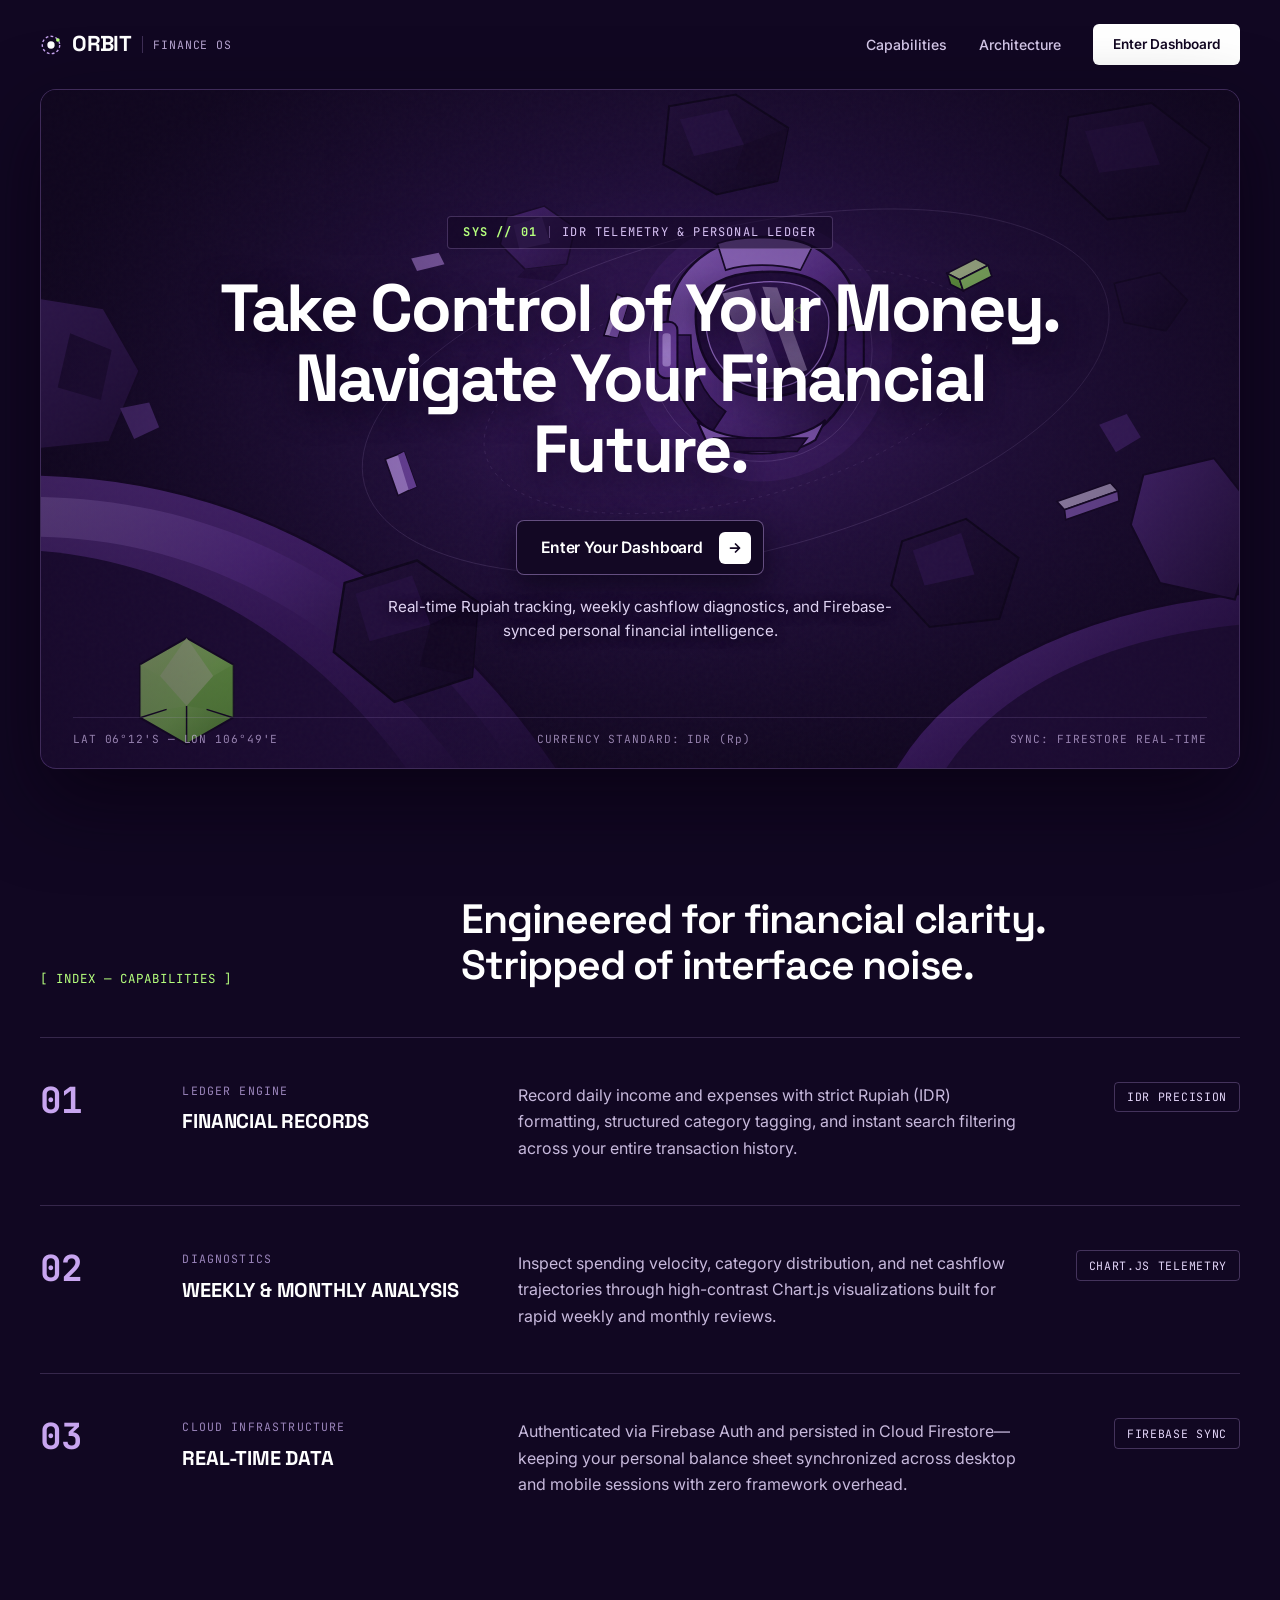
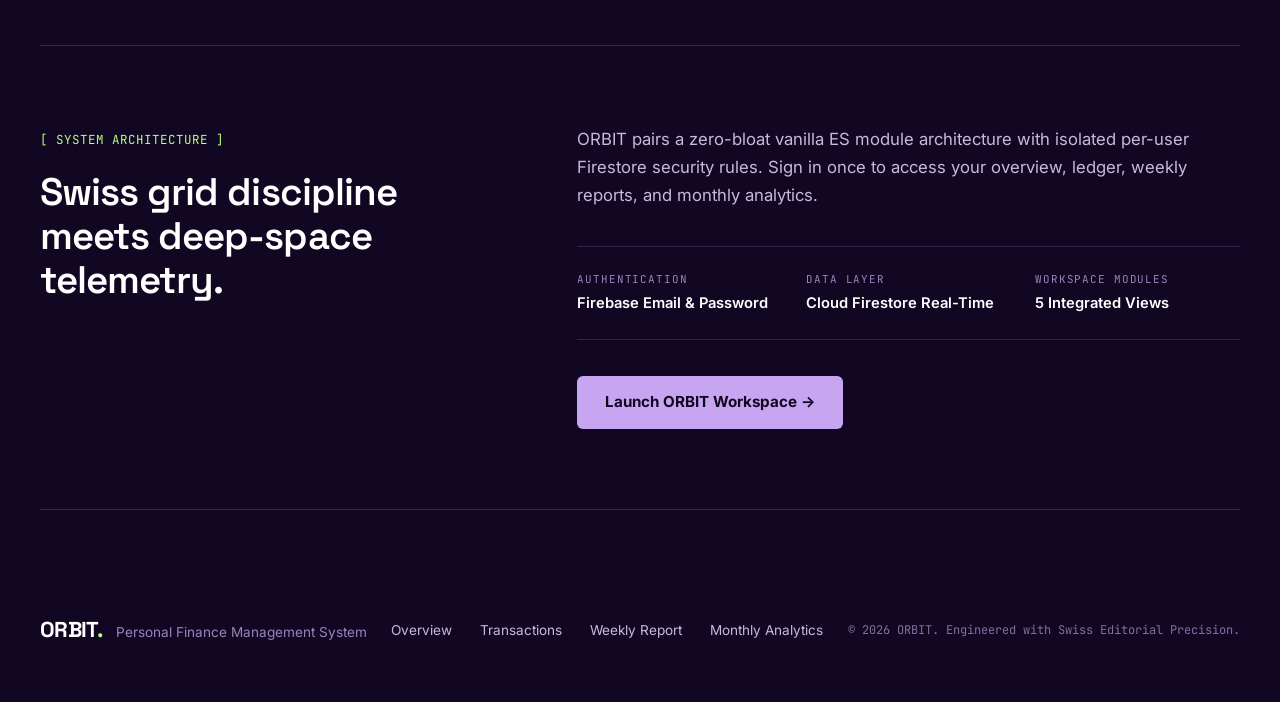
<file: index.html>
<!DOCTYPE html>
<html lang="id">
<head>
    <meta charset="UTF-8">
    <meta name="viewport" content="width=device-width, initial-scale=1.0">
    <title>ORBIT — Personal Finance Management System</title>
    <link rel="stylesheet" href="css/global.css">
    <link rel="stylesheet" href="css/landing.css">
    <link rel="stylesheet" href="css/responsive.css">
    <link rel="preconnect" href="https://fonts.googleapis.com">
    <link rel="preconnect" href="https://fonts.gstatic.com" crossorigin>
    <link href="https://fonts.googleapis.com/css2?family=Inter:wght@400;500;600;700&family=JetBrains+Mono:wght@400;500;700&family=Space+Grotesk:wght@500;600;700&display=swap" rel="stylesheet">
</head>
<body class="landing-body">

    <!-- Top Swiss Navigation Bar -->
    <header class="landing-header">
        <a href="index.html" class="brand-lockup" aria-label="ORBIT Home">
            <svg class="brand-glyph" width="22" height="22" viewBox="0 0 24 24" fill="none" aria-hidden="true">
                <circle cx="12" cy="12" r="9.5" stroke="#C8A5F0" stroke-width="1.5" stroke-dasharray="3 2.5"/>
                <circle cx="12" cy="12" r="4" fill="#FFFFFF"/>
                <circle cx="19.5" cy="6.5" r="2" fill="#B5FF7D"/>
            </svg>
            <span class="brand-name">ORBIT</span>
            <span class="brand-descriptor">Finance OS</span>
        </a>

        <nav class="landing-nav" aria-label="Main Navigation">
            <a href="#features" class="nav-link">Capabilities</a>
            <a href="#architecture" class="nav-link">Architecture</a>
            <a href="dashboard.html" class="btn-nav-solid">Enter Dashboard</a>
        </nav>
    </header>

    <main class="landing-main">
        <!-- HERO STAGE: Framed Cosmic Art Direction + Editorial Typography -->
        <section class="hero-stage-wrapper" aria-labelledby="hero-heading">
            <div class="hero-cosmic-canvas">
                <!-- Atmospheric Grain & Vignette Overlay -->
                <div class="cosmic-grain" aria-hidden="true"></div>
                <div class="cosmic-lighting" aria-hidden="true"></div>

                <!-- Bespoke Multi-Layered Space Illustration SVG -->
                <svg class="cosmic-illustration" viewBox="0 0 1440 820" preserveAspectRatio="xMidYMid slice" aria-hidden="true">
                    <defs>
                        <radialGradient id="nebulaCore" cx="56%" cy="42%" r="58%">
                            <stop offset="0%" stop-color="#4B2178" stop-opacity="0.95"/>
                            <stop offset="48%" stop-color="#281147" stop-opacity="0.92"/>
                            <stop offset="100%" stop-color="#130724" stop-opacity="1"/>
                        </radialGradient>

                        <linearGradient id="planetHorizon" x1="0%" y1="0%" x2="100%" y2="100%">
                            <stop offset="0%" stop-color="#7C44B8"/>
                            <stop offset="50%" stop-color="#4A1F7A"/>
                            <stop offset="100%" stop-color="#1E0B38"/>
                        </linearGradient>

                        <linearGradient id="planetRim" x1="0%" y1="0%" x2="85%" y2="40%">
                            <stop offset="0%" stop-color="#B985F2"/>
                            <stop offset="55%" stop-color="#6F37AD"/>
                            <stop offset="100%" stop-color="#260F45"/>
                        </linearGradient>

                        <linearGradient id="helmetShell" x1="15%" y1="10%" x2="85%" y2="90%">
                            <stop offset="0%" stop-color="#9A68D4"/>
                            <stop offset="45%" stop-color="#6A38A3"/>
                            <stop offset="100%" stop-color="#351759"/>
                        </linearGradient>

                        <linearGradient id="helmetShadow" x1="0%" y1="0%" x2="100%" y2="100%">
                            <stop offset="0%" stop-color="#4A217A"/>
                            <stop offset="100%" stop-color="#210C3B"/>
                        </linearGradient>

                        <linearGradient id="visorGlass" x1="0%" y1="0%" x2="100%" y2="100%">
                            <stop offset="0%" stop-color="#291047"/>
                            <stop offset="55%" stop-color="#3F1B6B"/>
                            <stop offset="100%" stop-color="#19082E"/>
                        </linearGradient>

                        <linearGradient id="visorReflection" x1="0%" y1="0%" x2="100%" y2="100%">
                            <stop offset="0%" stop-color="#D7B5FC" stop-opacity="0.72"/>
                            <stop offset="100%" stop-color="#9763D1" stop-opacity="0.22"/>
                        </linearGradient>

                        <linearGradient id="rockDark" x1="0%" y1="0%" x2="100%" y2="100%">
                            <stop offset="0%" stop-color="#2A1247"/>
                            <stop offset="100%" stop-color="#120624"/>
                        </linearGradient>

                        <linearGradient id="rockMid" x1="0%" y1="0%" x2="100%" y2="100%">
                            <stop offset="0%" stop-color="#6D39A8"/>
                            <stop offset="100%" stop-color="#2D124D"/>
                        </linearGradient>

                        <linearGradient id="acidCrystal" x1="0%" y1="0%" x2="100%" y2="100%">
                            <stop offset="0%" stop-color="#D6FF9E"/>
                            <stop offset="55%" stop-color="#A8F56C"/>
                            <stop offset="100%" stop-color="#69B837"/>
                        </linearGradient>
                    </defs>

                    <rect width="1440" height="820" fill="url(#nebulaCore)"/>

                    <!-- Architectural Orbital Telemetry Arcs -->
                    <g opacity="0.24" stroke="#C8A5F0" fill="none">
                        <ellipse cx="835" cy="365" rx="460" ry="195" transform="rotate(-14 835 365)" stroke-width="1"/>
                        <ellipse cx="835" cy="365" rx="310" ry="130" transform="rotate(-14 835 365)" stroke-width="0.8" stroke-dasharray="4 6"/>
                    </g>

                    <!-- Distant Atmospheric Crags & Floating Debris (Background Layer) -->
                    <g opacity="0.75">
                        <polygon points="-20,250 75,265 118,340 82,425 -15,435" fill="url(#rockMid)" stroke="#18082B" stroke-width="2"/>
                        <polygon points="35,295 85,315 72,375 20,360" fill="#2B114A"/>
                        <polygon points="95,385 130,378 142,408 112,422" fill="#7D49BA"/>

                        <polygon points="560,155 605,142 642,168 632,212 582,218 552,188" fill="url(#rockMid)" stroke="#170729" stroke-width="2"/>
                        <polygon points="568,165 602,155 612,186 575,194" fill="#8C58C9" opacity="0.7"/>
                        <polygon points="582,218 632,212 615,232 572,228" fill="#230D3D"/>

                        <polygon points="445,205 478,198 485,212 452,220" fill="#C794FA"/>

                        <polygon points="1290,235 1345,222 1378,255 1352,292 1302,282" fill="url(#rockDark)" stroke="#120521" stroke-width="2"/>
                        <polygon points="1272,405 1305,392 1322,420 1292,438" fill="#63329C"/>
                    </g>

                    <!-- Top Dark Asteroid Cluster -->
                    <g>
                        <polygon points="755,22 835,8 898,48 885,112 812,128 748,92" fill="url(#rockDark)" stroke="#0E041C" stroke-width="2.5"/>
                        <polygon points="768,38 825,26 845,68 785,82" fill="#351759" opacity="0.65"/>
                        <polygon points="845,68 898,48 885,112 835,98" fill="#18082B"/>

                        <polygon points="1235,35 1335,18 1405,72 1375,148 1282,158 1225,105" fill="url(#rockDark)" stroke="#0E041C" stroke-width="2.5"/>
                        <polygon points="1255,52 1325,40 1345,92 1272,102" fill="#37185C" opacity="0.6"/>
                    </g>

                    <!-- FOCAL POINT: Stylized Futuristic Astronaut Helmet -->
                    <g class="helmet-focal-group" transform="translate(865, 315)">
                        <circle cx="0" cy="0" r="158" fill="#7D42C2" opacity="0.16"/>
                        <circle cx="0" cy="0" r="134" fill="none" stroke="#C8A5F0" stroke-width="1" opacity="0.3"/>

                        <path d="M -112,-18 C -116,-92 -62,-136 8,-136 C 78,-136 124,-88 120,-12 C 117,56 76,116 4,118 C -68,120 -108,58 -112,-18 Z"
                              fill="url(#helmetShell)" stroke="#160729" stroke-width="3"/>

                        <path d="M -52,-128 C -25,-138 35,-138 62,-124 L 48,-96 C 20,-104 -18,-104 -42,-96 Z"
                              fill="#B080E8" stroke="#160729" stroke-width="2"/>
                        <path d="M -112,-18 C -114,26 -96,72 -58,98 L -42,74 C -72,54 -84,18 -84,-18 Z"
                              fill="url(#helmetShadow)" stroke="#160729" stroke-width="2"/>

                        <rect x="-124" y="-34" width="24" height="68" rx="10" fill="#7C47B8" stroke="#160729" stroke-width="2.5"/>
                        <rect x="-118" y="-20" width="10" height="40" rx="4" fill="#C99DFC"/>
                        <rect x="102" y="-30" width="22" height="62" rx="9" fill="#461E75" stroke="#160729" stroke-width="2.5"/>

                        <path d="M -76,86 C -42,114 44,114 78,84 L 66,108 C 32,130 -34,130 -66,108 Z"
                              fill="#9B69D6" stroke="#160729" stroke-width="2.5"/>
                        <path d="M -56,106 L 56,106 L 44,122 L -44,122 Z"
                              fill="#2A1047" stroke="#160729" stroke-width="2"/>

                        <path d="M -78,-42 C -78,-78 -38,-94 12,-94 C 62,-94 94,-74 94,-38 C 94,12 68,54 12,56 C -44,58 -78,16 -78,-42 Z"
                              fill="#250E42" stroke="#160729" stroke-width="3"/>

                        <path d="M -66,-38 C -66,-68 -32,-82 12,-82 C 56,-82 82,-64 82,-34 C 82,8 58,44 12,46 C -34,48 -66,12 -66,-38 Z"
                              fill="url(#visorGlass)" stroke="#B785F2" stroke-width="1.5"/>

                        <polygon points="-46,-68 -14,-74 28,36 -6,42" fill="url(#visorReflection)"/>
                        <polygon points="2,-76 20,-75 56,24 40,30" fill="#E3C8FF" opacity="0.55"/>

                        <circle cx="48" cy="-42" r="9" fill="none" stroke="#B5FF7D" stroke-width="1.2" opacity="0.75"/>
                        <line x1="48" y1="-55" x2="48" y2="-48" stroke="#B5FF7D" stroke-width="1.2" opacity="0.75"/>
                    </g>

                    <!-- Foreground Planetary Crater Rim -->
                    <g>
                        <path d="M -60,465 C 180,455 445,545 635,840 L -60,840 Z"
                              fill="url(#planetHorizon)" stroke="#160629" stroke-width="3"/>
                        <path d="M -40,492 C 175,484 415,568 585,840 L 520,840 C 355,605 145,532 -40,540 Z"
                              fill="url(#planetRim)" opacity="0.85"/>
                        <path d="M -60,555 C 125,550 315,635 455,840 L -60,840 Z"
                              fill="#260E45"/>

                        <polygon points="365,595 452,568 525,618 518,708 425,738 352,678"
                                 fill="url(#rockDark)" stroke="#0E041C" stroke-width="3"/>
                        <polygon points="378,608 446,586 468,645 395,665" fill="#2E134F"/>
                        <polygon points="468,645 525,618 518,708 455,695" fill="#140626"/>

                        <path d="M 1015,840 C 1075,715 1235,620 1480,605 L 1480,840 Z"
                              fill="url(#planetHorizon)" stroke="#160629" stroke-width="3"/>
                        <path d="M 1075,840 C 1130,735 1265,655 1480,642 L 1480,840 Z"
                              fill="#2A104A"/>
                        <polygon points="1035,545 1112,518 1175,565 1152,638 1068,648 1022,598"
                                 fill="url(#rockDark)" stroke="#0E041C" stroke-width="2.5"/>
                        <polygon points="1048,556 1106,535 1122,585 1062,598" fill="#331657"/>
                        <polygon points="1325,465 1410,445 1465,515 1435,615 1345,595 1310,525"
                                 fill="url(#rockMid)" stroke="#160629" stroke-width="2.5"/>
                    </g>

                    <!-- Floating Geometric Prisms & Acid-Lime Data Minerals -->
                    <g>
                        <g transform="translate(175, 725)">
                            <polygon points="0,-64 56,-32 56,32 0,64 -56,32 -56,-32"
                                     fill="url(#acidCrystal)" stroke="#160629" stroke-width="2.5"/>
                            <polygon points="0,-64 32,-18 0,18 -32,-18" fill="#E4FFB8" opacity="0.7"/>
                            <polygon points="32,-18 56,-32 56,32 24,22 0,18" fill="#8CE051" opacity="0.65"/>
                            <polygon points="-32,-18 0,18 -24,22 -56,32 -56,-32" fill="#B9FA82" opacity="0.5"/>
                            <line x1="0" y1="18" x2="0" y2="64" stroke="#160629" stroke-width="1.8"/>
                            <line x1="24" y1="22" x2="56" y2="32" stroke="#160629" stroke-width="1.8"/>
                            <line x1="-24" y1="22" x2="-56" y2="32" stroke="#160629" stroke-width="1.8"/>
                        </g>

                        <g transform="translate(1115, 225) rotate(-18)">
                            <polygon points="-24,-10 14,-16 26,-4 -12,2" fill="#E4FFB8" stroke="#160629" stroke-width="2"/>
                            <polygon points="-24,-10 -12,2 -12,16 -24,4" fill="#89DB4F" stroke="#160629" stroke-width="2"/>
                            <polygon points="-12,2 26,-4 26,10 -12,16" fill="#B5FF7D" stroke="#160629" stroke-width="2"/>
                        </g>

                        <g transform="translate(690, 275) rotate(22)">
                            <polygon points="-8,-26 8,-26 12,22 -4,26" fill="#D5AEFF" stroke="#160629" stroke-width="2"/>
                            <polygon points="0,-26 8,-26 12,22 2,24" fill="#9A66D6"/>
                        </g>

                        <g transform="translate(432, 465) rotate(-12)">
                            <polygon points="-14,-22 10,-26 16,18 -8,24" fill="#C99DFC" stroke="#160629" stroke-width="2"/>
                            <polygon points="2,-24 10,-26 16,18 6,20" fill="#8854C4"/>
                        </g>

                        <g transform="translate(1258, 495) rotate(-16)">
                            <polygon points="-36,-8 32,-12 38,0 -30,4" fill="#E6CFFF" stroke="#160629" stroke-width="2"/>
                            <polygon points="-30,4 38,0 36,12 -32,16" fill="#A36EE0" stroke="#160629" stroke-width="2"/>
                        </g>
                    </g>
                </svg>

                <!-- Editorial Swiss Typography & CTA Layer -->
                <div class="hero-content-layer">
                    <div class="hero-meta-bar">
                        <span class="meta-code">SYS // 01</span>
                        <span class="meta-divider"></span>
                        <span class="meta-label">IDR TELEMETRY &amp; PERSONAL LEDGER</span>
                    </div>

                    <h1 id="hero-heading" class="hero-title">
                        Take Control of Your Money.<br>
                        Navigate Your Financial Future.
                    </h1>

                    <div class="hero-cta-row">
                        <a href="dashboard.html" class="btn-mission-cta">
                            <span>Enter Your Dashboard</span>
                            <span class="cta-icon-circle" aria-hidden="true">
                                <svg width="16" height="16" viewBox="0 0 16 16" fill="none">
                                    <path d="M3.5 8H12.5M12.5 8L8.5 4M12.5 8L8.5 12" stroke="#120722" stroke-width="1.75" stroke-linecap="round" stroke-linejoin="round"/>
                                </svg>
                            </span>
                        </a>
                        <p class="hero-subnote">
                            Real-time Rupiah tracking, weekly cashflow diagnostics, and Firebase-synced personal financial intelligence.
                        </p>
                    </div>
                </div>

                <!-- Bottom Technical Coordinate Strip -->
                <div class="hero-bottom-telemetry" aria-hidden="true">
                    <span>LAT 06°12'S — LON 106°49'E</span>
                    <span>CURRENCY STANDARD: IDR (Rp)</span>
                    <span>SYNC: FIRESTORE REAL-TIME</span>
                </div>
            </div>
        </section>

        <!-- EDITORIAL SWISS SPECIFICATION SECTION (Asymmetric 12-Column Grid) -->
        <section id="features" class="editorial-section" aria-labelledby="features-heading">
            <div class="section-grid-header">
                <div class="section-index-col">
                    <span class="mono-tag">[ INDEX — CAPABILITIES ]</span>
                </div>
                <div class="section-title-col">
                    <h2 id="features-heading" class="editorial-heading">
                        Engineered for financial clarity.<br>
                        Stripped of interface noise.
                    </h2>
                </div>
            </div>

            <div class="editorial-divider"></div>

            <div class="editorial-feature-list">
                <!-- Feature 01 -->
                <article class="editorial-row">
                    <div class="row-number">01</div>
                    <div class="row-title-block">
                        <span class="row-kicker">LEDGER ENGINE</span>
                        <h3 class="row-title">FINANCIAL RECORDS</h3>
                    </div>
                    <div class="row-body">
                        <p>
                            Record daily income and expenses with strict Rupiah (IDR) formatting, structured category tagging, and instant search filtering across your entire transaction history.
                        </p>
                    </div>
                    <div class="row-meta">
                        <span class="spec-pill">IDR PRECISION</span>
                    </div>
                </article>

                <div class="editorial-divider"></div>

                <!-- Feature 02 -->
                <article class="editorial-row">
                    <div class="row-number">02</div>
                    <div class="row-title-block">
                        <span class="row-kicker">DIAGNOSTICS</span>
                        <h3 class="row-title">WEEKLY &amp; MONTHLY ANALYSIS</h3>
                    </div>
                    <div class="row-body">
                        <p>
                            Inspect spending velocity, category distribution, and net cashflow trajectories through high-contrast Chart.js visualizations built for rapid weekly and monthly reviews.
                        </p>
                    </div>
                    <div class="row-meta">
                        <span class="spec-pill">CHART.JS TELEMETRY</span>
                    </div>
                </article>

                <div class="editorial-divider"></div>

                <!-- Feature 03 -->
                <article class="editorial-row">
                    <div class="row-number">03</div>
                    <div class="row-title-block">
                        <span class="row-kicker">CLOUD INFRASTRUCTURE</span>
                        <h3 class="row-title">REAL-TIME DATA</h3>
                    </div>
                    <div class="row-body">
                        <p>
                            Authenticated via Firebase Auth and persisted in Cloud Firestore—keeping your personal balance sheet synchronized across desktop and mobile sessions with zero framework overhead.
                        </p>
                    </div>
                  <div class="row-meta">
                        <span class="spec-pill">FIREBASE SYNC</span>
                    </div>
                </article>
            </div>
        </section>

        <!-- ASYMMETRIC SYSTEM ARCHITECTURE & ACTION BAND -->
        <section id="architecture" class="architecture-band" aria-labelledby="arch-heading">
            <div class="arch-grid">
                <div class="arch-left">
                    <span class="mono-tag">[ SYSTEM ARCHITECTURE ]</span>
                    <h2 id="arch-heading" class="arch-title">
                        Swiss grid discipline meets deep-space telemetry.
                    </h2>
                </div>
                <div class="arch-right">
                    <p class="arch-copy">
                        ORBIT pairs a zero-bloat vanilla ES module architecture with isolated per-user Firestore security rules. Sign in once to access your overview, ledger, weekly reports, and monthly analytics.
                    </p>
                    <div class="arch-specs">
                        <div class="arch-spec-item">
                            <span class="spec-label">AUTHENTICATION</span>
                            <span class="spec-val">Firebase Email &amp; Password</span>
                        </div>
                        <div class="arch-spec-item">
                            <span class="spec-label">DATA LAYER</span>
                            <span class="spec-val">Cloud Firestore Real-Time</span>
                        </div>
                        <div class="arch-spec-item">
                            <span class="spec-label">WORKSPACE MODULES</span>
                            <span class="spec-val">5 Integrated Views</span>
                        </div>
                    </div>
                    <div class="arch-cta-wrap">
                        <a href="dashboard.html" class="btn-arch-launch">Launch ORBIT Workspace &rarr;</a>
                    </div>
                </div>
            </div>
        </section>
    </main>

    <!-- Editorial Footer -->
    <footer class="landing-footer">
        <div class="footer-inner">
            <div class="footer-brand">
                <span class="brand-name">ORBIT<span>.</span></span>
                <span class="footer-sub">Personal Finance Management System</span>
            </div>
            <div class="footer-links">
                <a href="dashboard.html">Overview</a>
                <a href="transactions.html">Transactions</a>
                <a href="reports.html">Weekly Report</a>
                <a href="analytics.html">Monthly Analytics</a>
            </div>
            <div class="footer-copy">
                &copy; 2026 ORBIT. Engineered with Swiss Editorial Precision.
            </div>
        </div>
    </footer>
</body>
</html>
</file>
<file: css/global.css>
:root {
  --bg-color: #F3F1EA;
  --primary-text: #171717;
  --secondary-text: #77766F;
  --deep-purple: #54277D;
  --lavender: #C8A5F0;
  --border-color: #D5D2C9;
  --accent-red: #A52B27;
  --accent-green: #2B7D4F;
  --white: #FFFFFF;
  --font-sans: 'Inter', system-ui, -apple-system, sans-serif;
  --font-mono: 'JetBrains Mono', monospace;
}

* {
  box-sizing: border-box;
  margin: 0;
  padding: 0;
}

body {
  font-family: var(--font-sans);
  background-color: var(--bg-color);
  color: var(--primary-text);
  line-height: 1.5;
  -webkit-font-smoothing: antialiased;
}

a {
  text-decoration: none;
  color: inherit;
}

ul {
  list-style: none;
}
</file>
<file: css/landing.css>
/* ==========================================================================
   ORBIT — Art-Directed Cosmic & Swiss Editorial Landing Styles
   ========================================================================== */

.landing-body {
  background-color: #110722;
  color: #FFFFFF;
  font-family: 'Inter', -apple-system, BlinkMacSystemFont, sans-serif;
  overflow-x: hidden;
  min-height: 100vh;
}

/* Top Navigation Bar */
.landing-header {
  display: flex;
  justify-content: space-between;
  align-items: center;
  max-width: 1400px;
  margin: 0 auto;
  padding: 1.5rem 2.5rem;
}

.brand-lockup {
  display: inline-flex;
  align-items: center;
  gap: 0.65rem;
  color: #FFFFFF;
}

.brand-name {
  font-family: 'Space Grotesk', sans-serif;
  font-size: 1.35rem;
  font-weight: 700;
  letter-spacing: -0.03em;
}

.brand-name span {
  color: #B5FF7D;
}

.brand-descriptor {
  font-family: 'JetBrains Mono', monospace;
  font-size: 0.72rem;
  text-transform: uppercase;
  letter-spacing: 0.08em;
  color: #B7A4D1;
  padding-left: 0.65rem;
  border-left: 1px solid rgba(200, 165, 240, 0.25);
}

.landing-nav {
  display: flex;
  align-items: center;
  gap: 2rem;
}

.nav-link {
  font-size: 0.88rem;
  font-weight: 500;
  color: #D4C7E8;
  transition: color 0.18s ease;
}

.nav-link:hover {
  color: #FFFFFF;
}

.btn-nav-solid {
  background-color: #FFFFFF;
  color: #120722;
  font-size: 0.85rem;
  font-weight: 600;
  padding: 0.65rem 1.25rem;
  border-radius: 6px;
  transition: background-color 0.18s ease, transform 0.18s ease;
}

.btn-nav-solid:hover {
  background-color: #E7D6FA;
  transform: translateY(-1px);
}

/* Main Container */
.landing-main {
  max-width: 1400px;
  margin: 0 auto;
  padding: 0 2.5rem;
}

/* ==========================================================================
   HERO STAGE (Framed Cosmic Illustration + Editorial Overlay)
   ========================================================================== */
.hero-stage-wrapper {
  margin-bottom: 6rem;
}

.hero-cosmic-canvas {
  position: relative;
  width: 100%;
  min-height: 680px;
  border-radius: 16px;
  overflow: hidden;
  border: 1px solid rgba(200, 165, 240, 0.22);
  background-color: #18092E;
  display: flex;
  flex-direction: column;
  justify-content: center;
  box-shadow: 0 32px 80px rgba(7, 2, 16, 0.65);
}

.cosmic-illustration {
  position: absolute;
  inset: 0;
  width: 100%;
  height: 100%;
  object-fit: cover;
  pointer-events: none;
  z-index: 1;
}

/* Subtle Film Grain & Atmospheric Vignette */
.cosmic-grain {
  position: absolute;
  inset: 0;
  z-index: 2;
  pointer-events: none;
  opacity: 0.045;
  background-image: url("data:image/svg+xml,%3Csvg viewBox='0 0 200 200' xmlns='http://www.w3.org/2000/svg'%3E%3Cfilter id='noiseFilter'%3E%3CfeTurbulence type='fractalNoise' baseFrequency='0.85' numOctaves='3' stitchTiles='stitch'/%3E%3C/filter%3E%3Crect width='100%25' height='100%25' filter='url(%23noiseFilter)'/%3E%3C/svg%3E");
}

.cosmic-lighting {
  position: absolute;
  inset: 0;
  z-index: 2;
  pointer-events: none;
  background: radial-gradient(circle at 50% 48%, rgba(18, 7, 34, 0.18) 0%, rgba(13, 5, 26, 0.62) 100%);
}

/* Foreground Editorial Typography Layer */
.hero-content-layer {
  position: relative;
  z-index: 4;
  max-width: 960px;
  margin: 0 auto;
  padding: 5.5rem 2rem;
  text-align: center;
  display: flex;
  flex-direction: column;
  align-items: center;
}

.hero-meta-bar {
  display: inline-flex;
  align-items: center;
  gap: 0.75rem;
  margin-bottom: 1.5rem;
  font-family: 'JetBrains Mono', monospace;
  font-size: 0.75rem;
  letter-spacing: 0.1em;
  color: #D8C2F5;
  background: rgba(18, 7, 34, 0.55);
  border: 1px solid rgba(200, 165, 240, 0.25);
  padding: 0.4rem 0.95rem;
  border-radius: 4px;
}

.meta-code {
  color: #B5FF7D;
  font-weight: 700;
}

.meta-divider {
  width: 1px;
  height: 12px;
  background: rgba(200, 165, 240, 0.35);
}

.hero-title {
  font-family: 'Space Grotesk', 'Inter', sans-serif;
  font-size: clamp(2.4rem, 5.2vw, 4.4rem);
  font-weight: 700;
  line-height: 1.06;
  letter-spacing: -0.035em;
  color: #FFFFFF;
  text-shadow: 0 8px 32px rgba(12, 4, 24, 0.75);
  margin-bottom: 2.25rem;
}

.hero-cta-row {
  display: flex;
  flex-direction: column;
  align-items: center;
  gap: 1.25rem;
}

.btn-mission-cta {
  display: inline-flex;
  align-items: center;
  gap: 1rem;
  background-color: #130824;
  color: #FFFFFF;
  border: 1px solid rgba(200, 165, 240, 0.45);
  padding: 0.65rem 0.75rem 0.65rem 1.5rem;
  border-radius: 8px;
  font-weight: 600;
  font-size: 0.98rem;
  letter-spacing: -0.01em;
  box-shadow: 0 12px 30px rgba(8, 3, 18, 0.65);
  transition: border-color 0.2s ease, transform 0.2s ease, background-color 0.2s ease;
}

.btn-mission-cta:hover {
  background-color: #1F0D3B;
  border-color: #B5FF7D;
  transform: translateY(-2px);
}

.cta-icon-circle {
  width: 32px;
  height: 32px;
  border-radius: 6px;
  background-color: #FFFFFF;
  display: inline-flex;
  align-items: center;
  justify-content: center;
  transition: background-color 0.2s ease;
}

.btn-mission-cta:hover .cta-icon-circle {
  background-color: #B5FF7D;
}

.hero-subnote {
  max-width: 540px;
  font-size: 0.95rem;
  line-height: 1.55;
  color: #DFD3F2;
  text-shadow: 0 2px 12px rgba(10, 4, 20, 0.85);
}

.hero-bottom-telemetry {
  position: absolute;
  bottom: 1.25rem;
  left: 2rem;
  right: 2rem;
  z-index: 4;
  display: flex;
  justify-content: space-between;
  font-family: 'JetBrains Mono', monospace;
  font-size: 0.7rem;
  letter-spacing: 0.08em;
  color: rgba(216, 194, 245, 0.65);
  border-top: 1px solid rgba(200, 165, 240, 0.14);
  padding-top: 0.85rem;
}

/* ==========================================================================
   EDITORIAL SWISS FEATURE SPECIFICATIONS (Asymmetric Grid)
   ========================================================================== */
.editorial-section {
  padding: 2rem 0 6.5rem 0;
}

.section-grid-header {
  display: grid;
  grid-template-columns: 4fr 8fr;
  gap: 2rem;
  align-items: end;
  margin-bottom: 3rem;
}

.mono-tag {
  font-family: 'JetBrains Mono', monospace;
  font-size: 0.78rem;
  letter-spacing: 0.08em;
  color: #B5FF7D;
  display: inline-block;
}

.editorial-heading {
  font-family: 'Space Grotesk', sans-serif;
  font-size: clamp(1.85rem, 3.2vw, 2.85rem);
  font-weight: 600;
  line-height: 1.12;
  letter-spacing: -0.03em;
  color: #FFFFFF;
}

.editorial-divider {
  width: 100%;
  height: 1px;
  background-color: rgba(200, 165, 240, 0.2);
}

.editorial-row {
  display: grid;
  grid-template-columns: 1.2fr 3.3fr 5.5fr 2fr;
  gap: 2rem;
  align-items: start;
  padding: 2.75rem 0;
  transition: background-color 0.2s ease;
}

.row-number {
  font-family: 'JetBrains Mono', monospace;
  font-size: 2.25rem;
  font-weight: 700;
  line-height: 1;
  color: #C8A5F0;
  letter-spacing: -0.04em;
}

.row-title-block {
  display: flex;
  flex-direction: column;
  gap: 0.45rem;
}

.row-kicker {
  font-family: 'JetBrains Mono', monospace;
  font-size: 0.72rem;
  letter-spacing: 0.1em;
  color: #9A84BA;
}

.row-title {
  font-family: 'Space Grotesk', sans-serif;
  font-size: 1.25rem;
  font-weight: 700;
  letter-spacing: -0.01em;
  color: #FFFFFF;
}

.row-body p {
  font-size: 1rem;
  line-height: 1.65;
  color: #C7B9DC;
  max-width: 520px;
}

.row-meta {
  display: flex;
  justify-content: flex-end;
}

.spec-pill {
  font-family: 'JetBrains Mono', monospace;
  font-size: 0.72rem;
  letter-spacing: 0.06em;
  color: #E2D4F7;
  border: 1px solid rgba(200, 165, 240, 0.28);
  padding: 0.35rem 0.75rem;
  border-radius: 4px;
  white-space: nowrap;
}

/* ==========================================================================
   ASYMMETRIC ARCHITECTURE BAND
   ========================================================================== */
.architecture-band {
  border-top: 1px solid rgba(200, 165, 240, 0.22);
  border-bottom: 1px solid rgba(200, 165, 240, 0.22);
  padding: 5rem 0;
  margin-bottom: 4rem;
}

.arch-grid {
  display: grid;
  grid-template-columns: 5fr 7fr;
  gap: 4rem;
  align-items: start;
}

.arch-left .mono-tag {
  margin-bottom: 1.25rem;
}

.arch-title {
  font-family: 'Space Grotesk', sans-serif;
  font-size: clamp(1.75rem, 3vw, 2.5rem);
  font-weight: 600;
  line-height: 1.15;
  letter-spacing: -0.025em;
}

.arch-copy {
  font-size: 1.05rem;
  line-height: 1.65;
  color: #C7B9DC;
  margin-bottom: 2.25rem;
}

.arch-specs {
  display: grid;
  grid-template-columns: repeat(3, 1fr);
  gap: 1.5rem;
  padding: 1.5rem 0;
  border-top: 1px solid rgba(200, 165, 240, 0.18);
  border-bottom: 1px solid rgba(200, 165, 240, 0.18);
  margin-bottom: 2.25rem;
}

.arch-spec-item {
  display: flex;
  flex-direction: column;
  gap: 0.35rem;
}

.spec-label {
  font-family: 'JetBrains Mono', monospace;
  font-size: 0.68rem;
  letter-spacing: 0.08em;
  color: #9A84BA;
}

.spec-val {
  font-size: 0.92rem;
  font-weight: 600;
  color: #FFFFFF;
}

.btn-arch-launch {
  display: inline-block;
  background-color: #C8A5F0;
  color: #120722;
  font-weight: 700;
  font-size: 0.95rem;
  padding: 0.95rem 1.75rem;
  border-radius: 6px;
  transition: background-color 0.2s ease, transform 0.2s ease;
}

.btn-arch-launch:hover {
  background-color: #B5FF7D;
  transform: translateY(-1px);
}

/* ==========================================================================
   EDITORIAL FOOTER
   ========================================================================== */
.landing-footer {
  max-width: 1400px;
  margin: 0 auto;
  padding: 2.5rem 2.5rem 3.5rem 2.5rem;
}

.footer-inner {
  display: flex;
  justify-content: space-between;
  align-items: center;
  flex-wrap: wrap;
  gap: 1.5rem;
}

.footer-brand {
  display: flex;
  align-items: baseline;
  gap: 0.85rem;
}

.footer-sub {
  font-size: 0.85rem;
  color: #9A84BA;
}

.footer-links {
  display: flex;
  gap: 1.75rem;
}

.footer-links a {
  font-size: 0.85rem;
  color: #C7B9DC;
  transition: color 0.15s ease;
}

.footer-links a:hover {
  color: #FFFFFF;
}

.footer-copy {
  font-family: 'JetBrains Mono', monospace;
  font-size: 0.75rem;
  color: #836FA3;
}

/* ==========================================================================
   DEDICATED MOBILE & TABLET COMPOSITION
   ========================================================================== */
@media (max-width: 960px) {
  .section-grid-header,
  .arch-grid {
    grid-template-columns: 1fr;
    gap: 1.5rem;
  }

  .editorial-row {
    grid-template-columns: 1fr;
    gap: 1rem;
    padding: 2rem 0;
  }

  .row-meta {
    justify-content: flex-start;
  }
}

@media (max-width: 640px) {
  .landing-header {
    padding: 1.15rem 1.25rem;
  }

  .brand-descriptor,
  .nav-link {
    display: none;
  }

  .btn-nav-solid {
    padding: 0.55rem 1rem;
    font-size: 0.82rem;
  }

  .landing-main {
    padding: 0 1.25rem;
  }

  .hero-stage-wrapper {
    margin-bottom: 3.5rem;
  }

  .hero-cosmic-canvas {
    min-height: 540px;
    border-radius: 12px;
    justify-content: flex-end;
  }

  .cosmic-illustration {
    object-position: 68% 22%;
  }

  .cosmic-lighting {
    background: linear-gradient(
      180deg,
      rgba(17, 7, 34, 0.25) 0%,
      rgba(17, 7, 34, 0.65) 45%,
      rgba(17, 7, 34, 0.94) 100%
    );
  }

  .hero-content-layer {
    padding: 11rem 1.25rem 3.75rem 1.25rem;
    align-items: flex-start;
    text-align: left;
  }

  .hero-meta-bar {
    font-size: 0.68rem;
    padding: 0.35rem 0.7rem;
    margin-bottom: 1rem;
  }

  .hero-title {
    font-size: 2.05rem;
    line-height: 1.1;
    margin-bottom: 1.25rem;
  }

  .hero-cta-row {
    align-items: stretch;
    width: 100%;
    gap: 1rem;
  }

  .btn-mission-cta {
    justify-content: space-between;
    width: 100%;
    padding: 0.65rem 0.75rem 0.65rem 1.15rem;
  }

  .hero-subnote {
    font-size: 0.88rem;
  }

  .hero-bottom-telemetry {
    left: 1.25rem;
    right: 1.25rem;
    bottom: 0.85rem;
    font-size: 0.62rem;
  }

  .hero-bottom-telemetry span:nth-child(2) {
    display: none;
  }

  .editorial-section {
    padding: 1rem 0 4rem 0;
  }

  .arch-specs {
    grid-template-columns: 1fr;
    gap: 1rem;
  }

  .btn-arch-launch {
    width: 100%;
    text-align: center;
  }

  .landing-footer {
    padding: 2rem 1.25rem 2.75rem 1.25rem;
  }

  .footer-inner {
    flex-direction: column;
    align-items: flex-start;
    gap: 1.25rem;
  }

  .footer-links {
    flex-wrap: wrap;
    gap: 1rem 1.5rem;
  }
}
</file>
<file: css/responsive.css>
@media (max-width: 1024px) {
  .dashboard-grid {
    grid-template-columns: 1fr;
  }
}

@media (max-width: 768px) {
  .sidebar {
    width: 70px;
    padding: 1rem 0.5rem;
  }
  .sidebar-brand h2, .version-tag, .nav-item span, .sidebar-footer {
    display: none;
  }
  .main-content {
    margin-left: 70px;
    max-width: calc(100vw - 70px);
    padding: 1.5rem 1rem;
  }
  .filter-group {
    flex-direction: column;
  }
}
</file>
